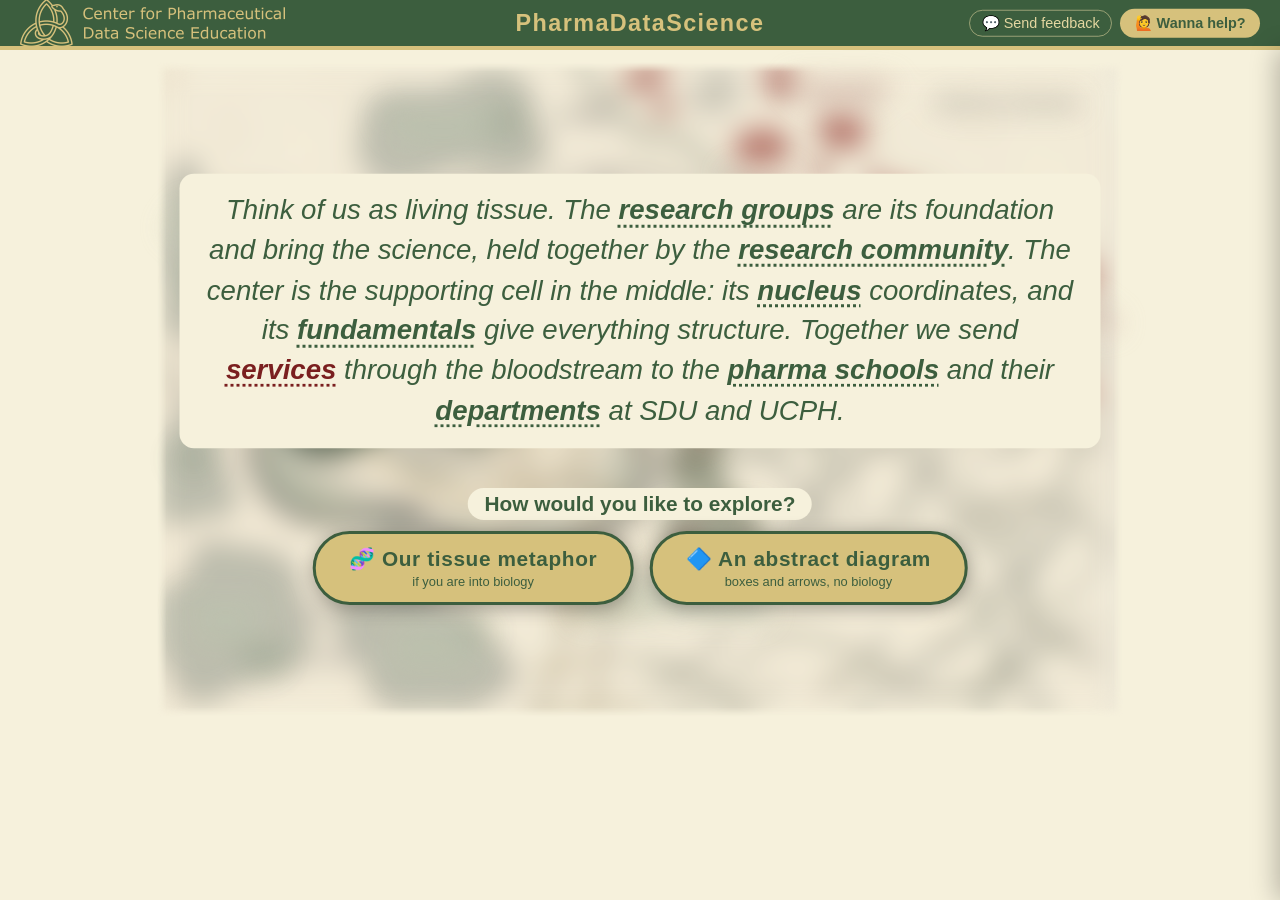
<file: index.html>
﻿<!DOCTYPE html>
<html lang="en">
<head>
<meta charset="utf-8">
<meta name="viewport" content="width=device-width, initial-scale=1">
<title>PharmaDataScience</title>
<link rel="stylesheet" href="style.css">
</head>
<body class="intro">
<main id="stage">
  <header id="title">
    <a id="logo" href="https://cpdse.dk" target="_blank" rel="noopener" aria-label="CPDSE website"><img src="logo_wide_gold.png" alt="Center for Pharmaceutical Data Science Education"></a>
    <div id="heading">
      <h1>PharmaDataScience</h1>
    </div>
    <div id="head-actions">
      <button id="restart" type="button">↺ Start over</button>
      <button id="feedback" type="button">💬 Send feedback</button>
      <button id="help-all" aria-label="All the ways to help">🙋 Wanna help?</button>
    </div>
  </header>
  <div id="caption-row">
    <p id="caption"><span class="for-tissue">Think of us as living tissue. The <button class="concept" data-ids="th01 th02 th03 th04 th05 th06">research groups</button> are its foundation and bring the science, held together by the <button class="concept" data-ids="rg">research community</button>. The center is the supporting cell in the middle: its <button class="concept" data-ids="nucleus">nucleus</button> coordinates, and its <button class="concept" data-ids="cyto">fundamentals</button> give everything structure. Together we send <button class="concept" data-ids="sv01 sv02 sv03 sv04">services</button> through the bloodstream to the <button class="concept" data-ids="rc01">pharma schools</button> and their <button class="concept" data-ids="rc02">departments</button> at SDU and UCPH.</span><span class="for-diagram">The <button class="concept" data-ids="th01 th02 th03 th04 th05 th06">research groups</button> bring the science, held together by the <button class="concept" data-ids="rg">research community</button>. In the center, CPDSE's <button class="concept" data-ids="nucleus">nucleus</button> coordinates and its <button class="concept" data-ids="cyto">fundamentals</button> give everything structure, guided by the <button class="concept" data-ids="mission">mission</button>. Together we deliver <button class="concept" data-ids="sv01 sv02 sv03 sv04">services</button> to the <button class="concept" data-ids="rc01">pharma schools</button> and to university <button class="concept" data-ids="rc02">departments</button> at SDU and UCPH.</span></p>
      </div>
      <div id="cycle-row">
        <button class="cycle" id="cap-prev" aria-label="Previous structure"><span aria-hidden="true">&#8249;</span> Previous structure</button>
        <button class="cycle" id="cap-next" aria-label="Next structure">Next structure <span aria-hidden="true">&#8250;</span></button>
        <div id="view-switch" role="group" aria-label="Choose a view">
          <button type="button" data-view="tissue" aria-pressed="true">Tissue</button>
          <button type="button" data-view="diagram" aria-pressed="false">Diagram</button>
        </div>
      </div>
      <div id="figure">
        <div id="start" role="group" aria-labelledby="start-q">
          <p id="start-q">How would you like to explore?</p>
          <div class="start-choices">
            <button type="button" data-view="tissue">🧬 Our tissue metaphor<small>if you are into biology</small></button>
            <button type="button" data-view="diagram">🔷 An abstract diagram<small>boxes and arrows, no biology</small></button>
          </div>
        </div>
        <div id="paper"><img id="cell" src="cell.png" alt="Cell metaphor overview" draggable="false"></div>
        <div id="hotspots">
          <svg id="nuclei" preserveAspectRatio="none" aria-hidden="true"></svg>
          <svg id="glow" preserveAspectRatio="none"></svg>
          <svg id="areas" preserveAspectRatio="none"></svg>
        </div>
        <svg id="diagram" viewBox="0 0 1474 1000" role="group" aria-label="Diagram of CPDSE"></svg>
      </div>
    </main>

<aside id="popup" aria-hidden="true">
  <div id="popup-head">
    <div id="popup-nav">
      <button id="prev" aria-label="Previous element">&#8249;</button>
      <button id="next" aria-label="Next element">&#8250;</button>
      <button id="close" aria-label="Close">&times;</button>
    </div>
    <h2 id="popup-title"></h2>
  </div>
  <div id="popup-body"></div>
</aside>

<dialog id="fb-dialog">
  <form id="fb-form">
    <h2>Send feedback</h2>
    <label>Your feedback<textarea name="message" required rows="5" placeholder="What worked, what was confusing, what is missing?"></textarea></label>
    <label>Your email (optional, only if you want a reply)<input type="email" name="email"></label>
    <input type="text" name="_gotcha" tabindex="-1" autocomplete="off" hidden>
    <p id="fb-status" role="status"></p>
    <div class="fb-buttons">
      <button type="button" id="fb-cancel">Close</button>
      <button type="submit" id="fb-send">Send</button>
    </div>
  </form>
</dialog>
<script src="content.js"></script>
<script src="diagram.js"></script>
<script src="script.js"></script>
</body>
</html>
</file>
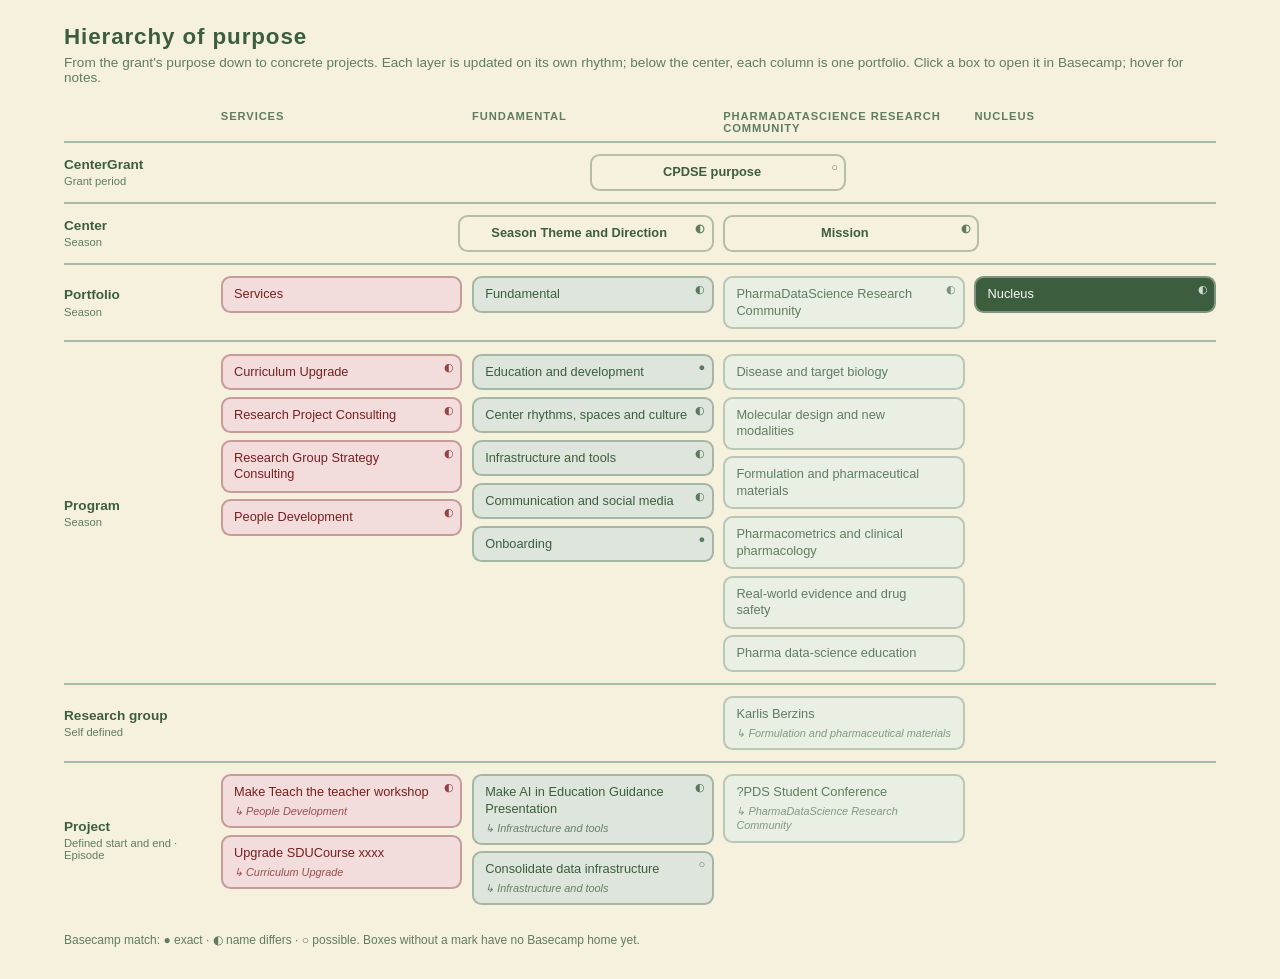
<file: hierarchy.html>
<!DOCTYPE html>
<!-- Generated from hierarchy_of_purpose_levels.xlsx by build_hierarchy.py: edit those, not this file. -->
<html lang="en">
<head>
<meta charset="utf-8">
<meta name="viewport" content="width=device-width, initial-scale=1">
<title>Hierarchy of purpose</title>
<style>
  :root { --forest: #3C5E3E; --sage: #5F7D61; --mint: #A9BBAA; --gold: #D6C17C; --ivory: #F6F1DC; --cols: 4; }
  * { box-sizing: border-box; }
  body { margin: 0; padding: 1.5rem 16px 2rem; background: var(--ivory); color: #333; font-family: Verdana, Geneva, sans-serif; }
  h1 { margin: 0 auto .3rem; max-width: 72rem; color: var(--forest); font-size: 1.4rem; letter-spacing: .04em; }
  .intro { margin: 0 auto 1.2rem; max-width: 72rem; font-size: .85rem; color: var(--sage); }
  .stack { max-width: 72rem; margin: 0 auto; }
  .band { display: grid; grid-template-columns: 9rem 1fr; gap: .8rem; align-items: stretch;
          padding: .7rem 0; border-top: 2px solid var(--mint); }
  .band:first-child { border-top: 0; }
  .level { display: flex; flex-direction: column; justify-content: center; color: var(--forest); font-size: .85rem; }
  .level small { color: var(--sage); font-size: .7rem; margin-top: .2rem; }
  .cells { display: grid; grid-template-columns: repeat(var(--cols), 1fr); gap: .6rem; }
  .span { grid-column: 1 / -1; display: flex; justify-content: center; flex-wrap: wrap; gap: .6rem; }
  .col { display: flex; flex-direction: column; gap: .4rem; }
  .box { display: block; padding: .5rem .7rem; border-radius: .6rem; background: var(--bg); color: var(--fg);
         border: 2px solid color-mix(in srgb, var(--fg) 35%, transparent); text-decoration: none; font-size: .8rem;
         line-height: 1.3; position: relative; }
  .span .box { min-width: 16rem; text-align: center; font-weight: bold; }
  a.box:hover, a.box:focus-visible { border-color: var(--gold); outline: none; box-shadow: 0 0 0 2px var(--gold); }
  .box .bc { position: absolute; top: .25rem; right: .4rem; font-size: .7rem; opacity: .8; }
  .box .name { display: block; padding-right: .8rem; }
  .box .parent { display: block; margin-top: .2rem; font-size: .68rem; opacity: .75; font-style: italic; }
  .heads { display: grid; grid-template-columns: 9rem 1fr; gap: .8rem; position: sticky; top: 0; background: var(--ivory);
           padding: .4rem 0; z-index: 1; }
  .heads .cells div { font-size: .7rem; font-weight: bold; letter-spacing: .08em; text-transform: uppercase; color: var(--sage); }
  .legend { max-width: 72rem; margin: 1rem auto 0; font-size: .75rem; color: var(--sage); }
  @media (max-width: 760px) {
    .band, .heads { grid-template-columns: 1fr; }
    .cells { grid-template-columns: 1fr; }
    .heads { display: none; }
  }
</style>
</head>
<body>
<h1>Hierarchy of purpose</h1>
<p class="intro">From the grant's purpose down to concrete projects. Each layer is updated on its own rhythm;
below the center, each column is one portfolio. Click a box to open it in Basecamp; hover for notes.</p>
<div class="stack">
<div class="heads"><div></div><div class="cells"><div>Services</div><div>Fundamental</div><div>PharmaDataScience Research Community</div><div>Nucleus</div></div></div>
<section class="band"><div class="level"><strong>CenterGrant</strong><small>Grant period</small></div><div class="cells"><div class="span"><a class="box" style="--bg:#F6F1DC;--fg:#3C5E3E" title="CenterGrant · updated per grant period
Basecamp: People, Data and Drugs HQ
No project for the purpose itself; HQ is the center-wide project for everyone." href="https://app.basecamp.com/6021648/projects/43869145" target="_blank" rel="noopener"><span class="name">CPDSE purpose</span><span class="bc" title="Basecamp: Possible">○</span></a></div></div></section><section class="band"><div class="level"><strong>Center</strong><small>Season</small></div><div class="cells"><div class="span"><a class="box" style="--bg:#F6F1DC;--fg:#3C5E3E" title="Center · updated per season
Basecamp: Season 4 - All active people aka &quot;The Connective Tissue&quot;
Season project is named per season, with the nickname &quot;The Connective Tissue&quot;." href="https://app.basecamp.com/6021648/projects/43869215" target="_blank" rel="noopener"><span class="name">Season Theme and Direction</span><span class="bc" title="Basecamp: Name differs">◐</span></a><a class="box" style="--bg:#F6F1DC;--fg:#3C5E3E" title="Center · updated per season
Basecamp: Circle:Mission
&quot;Circle:&quot; prefix. A separate &quot;Mission Circle - Confidential&quot; project also exists." href="https://app.basecamp.com/6021648/projects/43870021" target="_blank" rel="noopener"><span class="name">Mission</span><span class="bc" title="Basecamp: Name differs">◐</span></a></div></div></section><section class="band"><div class="level"><strong>Portfolio</strong><small>Season</small></div><div class="cells"><div class="col"><div class="box" style="--bg:#F2DCDC;--fg:#7A1F1F" title="Portfolio · updated per season
No Circle:Services project found, although the WoW 2.0 announcement mentions one; each service has its own WS: project."><span class="name">Services</span></div></div><div class="col"><a class="box" style="--bg:#DDE5DD;--fg:#3C5E3E" title="Portfolio · updated per season
Basecamp: Circle:Fundamental
&quot;Circle:&quot; prefix." href="https://app.basecamp.com/6021648/projects/48628160" target="_blank" rel="noopener"><span class="name">Fundamental</span><span class="bc" title="Basecamp: Name differs">◐</span></a></div><div class="col"><a class="box" style="--bg:#E9EFE3;--fg:#5F7D61" title="Portfolio · updated per season
Basecamp: Circle: Pharmaceutical Data Science Research Community
&quot;Pharmaceutical Data Science&quot; vs &quot;PharmaDataScience&quot;; also a space after &quot;Circle:&quot;, unlike the other circles." href="https://app.basecamp.com/6021648/projects/43870063" target="_blank" rel="noopener"><span class="name">PharmaDataScience Research Community</span><span class="bc" title="Basecamp: Name differs">◐</span></a></div><div class="col"><a class="box" style="--bg:#3C5E3E;--fg:#F9F9F9" title="Portfolio · updated per season
Basecamp: Circle:Nucleus
&quot;Circle:&quot; prefix." href="https://app.basecamp.com/6021648/projects/48628158" target="_blank" rel="noopener"><span class="name">Nucleus</span><span class="bc" title="Basecamp: Name differs">◐</span></a></div></div></section><section class="band"><div class="level"><strong>Program</strong><small>Season</small></div><div class="cells"><div class="col"><a class="box" style="--bg:#F2DCDC;--fg:#7A1F1F" title="Program · updated per season
Part of: Services
Basecamp: WS:Curriculum upgrade
&quot;WS:&quot; (workstream) prefix while the site says &quot;service&quot;; lower-case &quot;upgrade&quot;." href="https://app.basecamp.com/6021648/projects/43870052" target="_blank" rel="noopener"><span class="name">Curriculum Upgrade</span><span class="bc" title="Basecamp: Name differs">◐</span></a><a class="box" style="--bg:#F2DCDC;--fg:#7A1F1F" title="Program · updated per season
Part of: Services
Basecamp: WS:Research Project Consulting
&quot;WS:&quot; prefix. Project exists but is not in Morten&#x27;s project list (membership?)." href="https://app.basecamp.com/6021648/projects/48628171" target="_blank" rel="noopener"><span class="name">Research Project Consulting</span><span class="bc" title="Basecamp: Name differs">◐</span></a><a class="box" style="--bg:#F2DCDC;--fg:#7A1F1F" title="Program · updated per season
Part of: Services
Basecamp: WS:Research Group Strategy Consulting
&quot;WS:&quot; prefix." href="https://app.basecamp.com/6021648/projects/48628172" target="_blank" rel="noopener"><span class="name">Research Group Strategy Consulting</span><span class="bc" title="Basecamp: Name differs">◐</span></a><a class="box" style="--bg:#F2DCDC;--fg:#7A1F1F" title="Program · updated per season
Part of: Services
Basecamp: WS:People development
&quot;WS:&quot; prefix; lower-case &quot;development&quot;. The workbook called it &quot;Staff development&quot; before." href="https://app.basecamp.com/6021648/projects/48628170" target="_blank" rel="noopener"><span class="name">People Development</span><span class="bc" title="Basecamp: Name differs">◐</span></a></div><div class="col"><a class="box" style="--bg:#DDE5DD;--fg:#3C5E3E" title="Program · updated per season
Part of: Fundamental
Basecamp: Education and development (to-do list)
A to-do list in Circle:Fundamental, not a project." href="https://app.basecamp.com/6021648/buckets/48628160/todolists/10249028248" target="_blank" rel="noopener"><span class="name">Education and development</span><span class="bc" title="Basecamp: Exact">●</span></a><a class="box" style="--bg:#DDE5DD;--fg:#3C5E3E" title="Program · updated per season
Part of: Fundamental
Basecamp: Community &amp; Engagement (to-do list)
Basecamp list is &quot;Community &amp; Engagement&quot;; the site renamed the area. To-do list in Circle:Fundamental." href="https://app.basecamp.com/6021648/buckets/48628160/todolists/10249026942" target="_blank" rel="noopener"><span class="name">Center rhythms, spaces and culture</span><span class="bc" title="Basecamp: Name differs">◐</span></a><a class="box" style="--bg:#DDE5DD;--fg:#3C5E3E" title="Program · updated per season
Part of: Fundamental
Basecamp: Infrastructure &amp; Tools (to-do list)
&quot;&amp;&quot; vs &quot;and&quot;, capital T. To-do list in Circle:Fundamental." href="https://app.basecamp.com/6021648/buckets/48628160/todolists/10249025835" target="_blank" rel="noopener"><span class="name">Infrastructure and tools</span><span class="bc" title="Basecamp: Name differs">◐</span></a><a class="box" style="--bg:#DDE5DD;--fg:#3C5E3E" title="Program · updated per season
Part of: Fundamental
Basecamp: Comms &amp; SoMe (to-do list)
Basecamp list is &quot;Comms &amp; SoMe&quot;. To-do list in Circle:Fundamental." href="https://app.basecamp.com/6021648/buckets/48628160/todolists/10249025188" target="_blank" rel="noopener"><span class="name">Communication and social media</span><span class="bc" title="Basecamp: Name differs">◐</span></a><a class="box" style="--bg:#DDE5DD;--fg:#3C5E3E" title="Program · updated per season
Part of: Fundamental
Basecamp: Onboarding (to-do list)
A to-do list in Circle:Fundamental, not a project." href="https://app.basecamp.com/6021648/buckets/48628160/todolists/10249024555" target="_blank" rel="noopener"><span class="name">Onboarding</span><span class="bc" title="Basecamp: Exact">●</span></a></div><div class="col"><div class="box" style="--bg:#E9EFE3;--fg:#5F7D61" title="Program · updated per season
Part of: PharmaDataScience Research Community
No Basecamp home for the research themes; the groups meet in the Research Community project."><span class="name">Disease and target biology</span></div><div class="box" style="--bg:#E9EFE3;--fg:#5F7D61" title="Program · updated per season
Part of: PharmaDataScience Research Community
No Basecamp home for the research themes; the groups meet in the Research Community project."><span class="name">Molecular design and new modalities</span></div><div class="box" style="--bg:#E9EFE3;--fg:#5F7D61" title="Program · updated per season
Part of: PharmaDataScience Research Community
No Basecamp home for the research themes; the groups meet in the Research Community project."><span class="name">Formulation and pharmaceutical materials</span></div><div class="box" style="--bg:#E9EFE3;--fg:#5F7D61" title="Program · updated per season
Part of: PharmaDataScience Research Community
No Basecamp home for the research themes; the groups meet in the Research Community project."><span class="name">Pharmacometrics and clinical pharmacology</span></div><div class="box" style="--bg:#E9EFE3;--fg:#5F7D61" title="Program · updated per season
Part of: PharmaDataScience Research Community
No Basecamp home for the research themes; the groups meet in the Research Community project."><span class="name">Real-world evidence and drug safety</span></div><div class="box" style="--bg:#E9EFE3;--fg:#5F7D61" title="Program · updated per season
Part of: PharmaDataScience Research Community
No Basecamp home for the research themes; the groups meet in the Research Community project."><span class="name">Pharma data-science education</span></div></div><div class="col"></div></div></section><section class="band"><div class="level"><strong>Research group</strong><small>Self defined</small></div><div class="cells"><div class="col"></div><div class="col"></div><div class="col"><div class="box" style="--bg:#E9EFE3;--fg:#5F7D61" title="Research group · updated per self defined
Part of: Formulation and pharmaceutical materials
No Basecamp project for the group (placeholder &quot;GroupKarlis?&quot;)."><span class="name">Karlis Berzins</span><span class="parent">↳ Formulation and pharmaceutical materials</span></div></div><div class="col"></div></div></section><section class="band"><div class="level"><strong>Project</strong><small>Defined start and end · Episode</small></div><div class="cells"><div class="col"><a class="box" style="--bg:#F2DCDC;--fg:#7A1F1F" title="Project · updated per episode
Part of: People Development
Basecamp: Teach the Teachers DS Workshop Materials (card)
Card in Circle:Fundamental (&quot;Planned (Next Episode)&quot;), while the workbook&#x27;s parent is People Development. WS:People development also has a &quot;Teach the teachers&quot; to-do list." href="https://app.basecamp.com/6021648/buckets/48628160/card_tables/cards/10465247797" target="_blank" rel="noopener"><span class="name">Make Teach the teacher workshop</span><span class="bc" title="Basecamp: Name differs">◐</span><span class="parent">↳ People Development</span></a><div class="box" style="--bg:#F2DCDC;--fg:#7A1F1F" title="Project · updated per defined start and end
Part of: Curriculum Upgrade
Placeholder course; SDU course upgrades are tracked as to-dos in WS:Curriculum upgrade."><span class="name">Upgrade SDUCourse xxxx</span><span class="parent">↳ Curriculum Upgrade</span></div></div><div class="col"><a class="box" style="--bg:#DDE5DD;--fg:#3C5E3E" title="Project · updated per episode
Part of: Infrastructure and tools
Basecamp: AI in Education Guide (card)
&quot;Guide&quot; vs &quot;Guidance Presentation&quot;. Card in Circle:Fundamental (&quot;Planned (Next Episode)&quot;)." href="https://app.basecamp.com/6021648/buckets/48628160/card_tables/cards/10465263006" target="_blank" rel="noopener"><span class="name">Make AI in Education Guidance Presentation</span><span class="bc" title="Basecamp: Name differs">◐</span><span class="parent">↳ Infrastructure and tools</span></a><a class="box" style="--bg:#DDE5DD;--fg:#3C5E3E" title="Project · updated per episode
Part of: Infrastructure and tools
Basecamp: Internal Information Architecture (card)
Unsure: the only planned Fundamental card about infrastructure. Check that it is the same project." href="https://app.basecamp.com/6021648/buckets/48628160/card_tables/cards/10465270895" target="_blank" rel="noopener"><span class="name">Consolidate data infrastructure</span><span class="bc" title="Basecamp: Possible">○</span><span class="parent">↳ Infrastructure and tools</span></a></div><div class="col"><div class="box" style="--bg:#E9EFE3;--fg:#5F7D61" title="Project · updated per defined start and end
Part of: PharmaDataScience Research Community
Not found in Basecamp."><span class="name">?PDS Student Conference</span><span class="parent">↳ PharmaDataScience Research Community</span></div></div><div class="col"></div></div></section>
</div>
<p class="legend">Basecamp match: ● exact · ◐ name differs · ○ possible. Boxes without a mark have no Basecamp home yet.</p>
</body>
</html>
</file>
<file: style.css>
﻿* { box-sizing: border-box; }
:root {
  --forest: #3C5E3E; --sage: #5F7D61; --mint: #A9BBAA;
  --gold: #D6C17C; --sand: #E4D7A1; --ivory: #F6F1DC;
  --charcoal: #333333; --soft-white: #F9F9F9;
}
html, body { margin: 0; height: 100%; font-family: Verdana, Geneva, sans-serif; color: var(--charcoal); }
body { background: var(--ivory); }

#stage {
  display: flex; flex-direction: column; align-items: center;
  width: 100%; height: 100%; padding: 0 1.5rem 1rem;
}
#title {
  position: relative; z-index: 5;
  width: calc(100% + 3rem); margin: 0 -1.5rem .75rem; padding: .6rem 1rem;
  text-align: center; background: var(--forest); color: var(--gold);
  border-bottom: 4px solid var(--gold);
}
#logo { position: absolute; left: 1.25rem; top: 50%; transform: translateY(-50%); display: block; line-height: 0; }
#logo img { height: clamp(1.8rem, 5.5vh, 3rem); width: auto; display: block; transition: opacity .15s; }
#logo:hover img, #logo:focus-visible img { opacity: .8; }
/* Opens the overview of all help needed */
#head-actions {
  position: absolute; right: 1.25rem; top: 50%; transform: translateY(-50%);
  display: flex; gap: .5rem; align-items: center;
}
#help-all, #feedback {
  font: inherit; font-size: clamp(.7rem, 1.6vh, .9rem); font-weight: bold; text-decoration: none; white-space: nowrap;
  color: var(--forest); background: var(--gold); border: 0; border-radius: 999px;
  padding: .4em 1em; cursor: pointer; transition: background .15s;
}
#help-all:hover, #help-all:focus-visible { background: var(--sand); }
/* Tissue picture / abstract diagram switch, next to the structure buttons */
#view-switch { display: flex; height: 2rem; border: 2px solid var(--forest); border-radius: 999px; overflow: hidden; }
#view-switch button {
  font: inherit; font-size: clamp(.75rem, 1.7vh, .9rem); font-weight: bold; color: var(--forest);
  background: var(--soft-white); border: 0; padding: 0 .9em; cursor: pointer; white-space: nowrap;
}
#view-switch button[aria-pressed="true"] { background: var(--forest); color: var(--soft-white); }
#view-switch button:hover:not([aria-pressed="true"]), #view-switch button:focus-visible { background: var(--sand); }

/* Abstract diagram view: replaces the picture, and gets its own caption */
#diagram { position: absolute; inset: 0; width: 100%; height: 100%; display: none; font-family: Verdana, Geneva, sans-serif; }
body.view-diagram #diagram { display: block; }
body.view-diagram #paper, body.view-diagram #hotspots { display: none; }
#caption .for-diagram, body.view-diagram #caption .for-tissue { display: none; }
body.view-diagram #caption .for-diagram { display: inline; }
#diagram text { text-anchor: middle; dominant-baseline: middle; pointer-events: none; }
#diagram .d-col { font-size: 20px; letter-spacing: .15em; fill: var(--sage); font-weight: bold; }
#diagram .d-title { font-size: 34px; font-weight: bold; letter-spacing: .1em; fill: var(--forest); }
#diagram .d-label { font-size: 23px; fill: var(--forest); }
#diagram .d-label.small { font-size: 20px; font-style: italic; }
#diagram .strong { font-weight: bold; font-size: 26px; }
#diagram .d-note { font-size: 17px; font-style: italic; fill: var(--sage); }
#diagram .light { fill: var(--soft-white); }
#diagram .flow { fill: none; stroke: var(--sage); stroke-width: 3; }
#diagram .flow-head { fill: var(--sage); }
.dn { cursor: pointer; outline: none; }
.dn .shape { stroke-width: 3; transition: fill .15s, stroke .15s, stroke-width .15s; }
.dn.community .shape { fill: rgba(169, 187, 170, .18); stroke: var(--sage); stroke-dasharray: 10 8; }
.dn.theme .shape { fill: #DDE5DD; stroke: var(--sage); }
.dn.fundamental .shape { fill: rgba(169, 187, 170, .45); stroke: var(--sage); }
.dn.nucleus .shape { fill: var(--forest); stroke: var(--forest); }
.dn.mission .shape { fill: var(--sand); stroke: var(--forest); }
.dn.recipient .shape { fill: var(--sand); stroke: var(--gold); }
.dn.recipient.hover .shape { fill: rgba(214, 193, 124, .55); }
.dn.service .shape { fill: #F2DCDC; stroke: #7A1F1F; }
.dn.service text { fill: #7A1F1F; }
/* Same highlight language as the picture: gold on hover, a thick gold ring when selected */
.dn.hover .shape { stroke: var(--gold); stroke-width: 6; stroke-dasharray: none; }
.dn.theme.hover .shape, .dn.community.hover .shape { fill: rgba(214, 193, 124, .3); }
.dn.selected .shape { stroke: var(--gold); stroke-width: 10; stroke-dasharray: none; }
.dn:focus-visible .shape { stroke: var(--forest); stroke-dasharray: 6 4; }
#restart { background: none; color: var(--sand); border: 1px solid rgba(228, 215, 161, .55); font: inherit; font-size: clamp(.7rem, 1.6vh, .9rem); border-radius: 999px; padding: .3em .8em; cursor: pointer; white-space: nowrap; }
#restart:hover, #restart:focus-visible { background: rgba(228, 215, 161, .18); color: var(--ivory); }
body.intro #restart { display: none; }
#feedback { background: none; color: var(--sand); border: 1px solid rgba(228, 215, 161, .55); font-weight: normal; padding: .3em .8em; }
#feedback:hover, #feedback:focus-visible { background: rgba(228, 215, 161, .18); color: var(--ivory); }
#fb-dialog { border: 3px solid var(--forest); border-radius: .8rem; background: var(--ivory); color: var(--charcoal); padding: 1.2rem 1.4rem; width: min(30rem, 92vw); }
#fb-dialog::backdrop { background: rgba(0, 0, 0, .35); }
#fb-form h2 { margin: 0 0 .8rem; color: var(--forest); font-size: 1.2rem; }
#fb-form label { display: block; margin-bottom: .8rem; font-size: .85rem; font-weight: bold; color: var(--forest); }
#fb-form textarea, #fb-form input[type=email] {
  display: block; width: 100%; margin-top: .3rem; padding: .5rem; font: inherit; font-weight: normal; color: var(--charcoal);
  background: var(--soft-white); border: 2px solid var(--mint); border-radius: .4rem;
}
#fb-form textarea:focus, #fb-form input:focus { outline: none; border-color: var(--forest); }
#fb-status { min-height: 1.2em; margin: 0 0 .6rem; font-size: .85rem; color: var(--forest); }
.fb-buttons { display: flex; justify-content: flex-end; gap: .5rem; }
.fb-buttons button {
  font: inherit; font-size: .85rem; font-weight: bold; color: var(--forest); background: var(--gold);
  border: 2px solid var(--forest); border-radius: 999px; padding: .4em 1.2em; cursor: pointer;
}
.fb-buttons button:hover { background: var(--sand); }
.fb-buttons button:disabled { opacity: .5; cursor: not-allowed; }
#title h1 { margin: 0; font-size: clamp(1rem, 2.6vh, 1.5rem); font-weight: 700; letter-spacing: .06em; }
#title p { margin: .15rem 0 0; font-size: clamp(.65rem, 1.4vh, .8rem); color: var(--sand); }

/* Frame matches the cropped slide picture (10111081 x 6858000 EMU) */
#figure {
  position: relative;
  flex: none;
  margin-top: 1.5rem;
  aspect-ratio: 10111081 / 6858000;
  width: min(100%, calc((100vh - 15.3rem) * 10111081 / 6858000));
}
/* Intro state: picture is blurred until the visitor picks a view */
#figure #paper, #figure #hotspots, #figure #diagram { transition: filter .6s ease, opacity .6s ease; }
body.intro #figure #paper, body.intro #figure #hotspots, body.intro #figure #diagram { filter: blur(14px); opacity: .7; pointer-events: none; }
/* The splash question: choose the tissue picture or the abstract diagram */
#start {
  display: none; position: absolute; left: 50%; top: var(--start-y, 50%); transform: translateX(-50%); z-index: 3;
  text-align: center; width: max-content; max-width: 92%;
}
body.intro #start { display: block; }
#start-q {
  margin: 0 0 .7rem; font-size: clamp(1rem, 2.4vh, 1.3rem); font-weight: bold; color: var(--forest);
  display: inline-block; padding: .2em .8em; border-radius: 999px; background: var(--ivory);
}
.start-choices { display: flex; flex-wrap: wrap; justify-content: center; gap: 1rem; }
.start-choices button {
  font: inherit; font-size: clamp(1rem, 2.4vh, 1.3rem); font-weight: bold; letter-spacing: .03em;
  color: var(--forest); background: var(--gold); border: 3px solid var(--forest); border-radius: 999px;
  padding: .6em 1.6em; cursor: pointer; box-shadow: 0 4px 18px rgba(0, 0, 0, .3);
  transition: background .15s, transform .15s;
}
.start-choices small { display: block; margin-top: .25em; font-size: .62em; font-weight: normal; letter-spacing: 0; }
.start-choices button:hover, .start-choices button:focus-visible { background: var(--sand); transform: scale(1.05); }
/* Explanation of the metaphor above the picture, flanked by arrows that cycle through the areas */
#caption-row {
  display: flex; align-items: center; justify-content: center; gap: .6rem;
  width: min(100%, calc((100vh - 15.3rem) * 10111081 / 6858000));
  max-width: 60rem;
  margin: 0 0 .5rem;
}
#caption {
  flex: 1; max-width: 60rem;
  margin: 0;
  text-align: center;
  font-style: italic;
  font-size: clamp(.85rem, 2.1vh, 1.15rem);
  line-height: 1.45;
  color: var(--forest);
}
#cycle-row { display: flex; justify-content: center; gap: 1rem; margin: 0 0 .5rem; transition: opacity .4s ease .9s, visibility 0s linear .9s; }
/* Intro: caption is enlarged and centred with the start button over the blurred picture; Start moves it up and shrinks it.
   --intro-y and --start-y are set in script.js so the caption + button group is centred on the picture. */
#caption-row { position: relative; z-index: 4; transform-origin: top center; transition: transform .8s ease; }
#figure { transition: transform .8s ease; }
body.intro #figure { transform: translateY(calc(-1 * var(--fig-up, 0px))); }
#caption { transition: max-width .8s ease, padding .8s ease, background-color .8s ease; border-radius: .6rem; }
body.intro #caption-row { transform: translateY(var(--intro-y, 3rem)) scale(1.5); }
body.intro #caption { max-width: 64%; padding: .7rem 1rem; background: var(--ivory); }
body.intro #cycle-row { opacity: 0; pointer-events: none; visibility: hidden; transition: none; }
.cycle {
  flex: none; height: 2rem; border-radius: 999px; border: 2px solid var(--forest);
  background: var(--gold); color: var(--forest); font: inherit; font-size: clamp(.75rem, 1.7vh, .9rem); font-weight: bold;
  line-height: 1; padding: 0 1em; cursor: pointer; white-space: nowrap; transition: background .15s;
}
.cycle span { font-size: 1.3em; vertical-align: -.08em; }
.cycle:hover, .cycle:focus-visible { background: var(--sand); }
.cycle:disabled { opacity: .45; cursor: not-allowed; background: var(--gold); }
/* Keep the page content clear of the open popup on wide screens */
@media (min-width: 900px) {
  #stage { transition: padding .25s ease; }
  body.pop-right #stage { padding-right: calc(380px + 1.5rem); }
  body.pop-left #stage { padding-left: calc(380px + 1.5rem); }
}
/* Caption words linked to areas of the picture; highlighted together with them */
#caption .concept {
  font: inherit; color: var(--forest); font-weight: bold;
  background: none; border: 0; padding: 0 .15em; margin: 0 -.15em; border-radius: 3px;
  text-decoration: underline dotted; text-underline-offset: .2em;
  cursor: pointer; transition: background .15s, box-shadow .15s;
}
#caption .concept[data-ids^="sv"] { color: #7A1F1F; }
#caption .concept.hover, #caption .concept:focus-visible {
  outline: none; background: rgba(214, 193, 124, .45); box-shadow: 0 0 0 2px var(--gold);
}
#caption .concept.selected { background: rgba(60, 94, 62, .18); box-shadow: 0 0 0 2px var(--forest); }
/* Feathers the picture's edges into the page background */
#paper {
  position: absolute;
  inset: 0;
  overflow: hidden;
  -webkit-mask-image: linear-gradient(to right, transparent, #000 1%, #000 99%, transparent),
                      linear-gradient(to bottom, transparent, #000 1.5%, #000 98.5%, transparent);
  -webkit-mask-composite: source-in;
  mask-image: linear-gradient(to right, transparent, #000 1%, #000 99%, transparent),
              linear-gradient(to bottom, transparent, #000 1.5%, #000 98.5%, transparent);
  mask-composite: intersect;
}
/* Reproduces the crop used in the pptx (l=2.346%, t=2.823%, b=4.925%) */
#cell {
  position: absolute;
  width: 102.402%;
  height: 108.396%;
  left: -2.402%;
  top: -3.06%;
  user-select: none;
}
/* Non-clickable text: italic, regular weight, muted, no pointer */
.label.static {
  font-weight: 400;
  font-style: italic;
  color: var(--charcoal);
  -webkit-text-stroke: 0;
  text-shadow: 0 0 3px var(--ivory), 0 0 3px var(--ivory), 0 0 6px var(--ivory);
  cursor: default;
}
#hotspots { position: absolute; inset: 0; container-type: inline-size; }
/* Faint nuclei in the research-group cells (background, not clickable) */
#nuclei { position: absolute; inset: 0; width: 100%; height: 100%; pointer-events: none; }
#nuclei .nuc { fill: rgba(95, 125, 97, .18); stroke: rgba(60, 94, 62, .55); stroke-width: 2px; vector-effect: non-scaling-stroke; }
#nuclei .nucleolus { fill: rgba(60, 94, 62, .35); }
#nuclei .nuc.light { fill: rgba(246, 241, 220, .2); stroke: rgba(246, 241, 220, .75); }
#nuclei .nucleolus.light { fill: rgba(246, 241, 220, .5); }
/* Clickable labels (service names, ECM); underlined while they or their area are hovered */
.label.link { pointer-events: auto; cursor: pointer; z-index: 1; }
.label.link:hover, .label.link.hover { text-decoration: underline; }
/* Service names beside the red blood cells, in the cells' dark red */
.label.svc { color: #7A1F1F; }
.label.rgl { color: var(--forest); }
.label {
  position: absolute;
  transform: translate(-50%, -50%);
  text-align: center;
  white-space: nowrap;
  line-height: 1.2;
  font-weight: 700;
  -webkit-text-stroke: 0.28em var(--ivory);
  paint-order: stroke fill;
  text-shadow:
    0 0 .15em #fff, 0 0 .3em var(--ivory), 0 0 .5em var(--ivory), 0 0 .8em var(--ivory),
    0 .08em .2em rgba(30, 50, 32, .55);
  pointer-events: none;
}

/* Invisible but clickable; shapes follow the pptx outlines */
#areas { position: absolute; inset: 0; width: 100%; height: 100%; overflow: visible; pointer-events: none; }
.hs {
  fill: transparent;
  stroke: transparent;
  stroke-width: 3px;
  vector-effect: non-scaling-stroke;
  stroke-linejoin: round;
  pointer-events: all;
  cursor: pointer;
  outline: none;
  transition: fill .15s, stroke .15s;
}
.hs:focus-visible { stroke: var(--forest); stroke-dasharray: 6 4; }
/* Highlights use plain strokes only: blur filters (drop-shadow) crashed Chrome on some machines */
.hs.hover { fill: rgba(214, 193, 124, .35); stroke: var(--gold); }
.hs.selected { fill: rgba(214, 193, 124, .2); stroke: var(--gold); stroke-width: 3px; stroke-dasharray: none; }
/* Halo for selected shapes: a wide soft band on its own layer, under the shape's outline */
#glow { position: absolute; inset: 0; width: 100%; height: 100%; overflow: visible; pointer-events: none; }
.gl {
  fill: none; stroke: rgba(214, 193, 124, .55); stroke-width: 14px; stroke-linejoin: round;
  vector-effect: non-scaling-stroke; display: none;
}
.gl.on { display: block; }

#popup {
  position: fixed;
  top: var(--head-h, 3rem);
  z-index: 10;
  right: 0;
  height: calc(100% - var(--head-h, 3rem));
  width: min(380px, 100%);
  padding: 0 1.5rem 2rem;
  background: var(--soft-white);
  border-left: 6px solid var(--forest);
  box-shadow: -4px 0 24px rgba(0, 0, 0, .25);
  overflow-y: auto;
  transform: translateX(100%);
  transition: transform .25s ease;
}
#popup.open { transform: translateX(0); }
/* Mirrored panel for elements on the right half of the figure */
#popup.left {
  right: auto; left: 0;
  border-left: 0; border-right: 6px solid var(--forest);
  box-shadow: 4px 0 24px rgba(0, 0, 0, .25);
  transform: translateX(-100%);
}
#popup.left.open { transform: translateX(0); }
/* Title and nav buttons stay on top while the popup content scrolls */
#popup-head {
  position: sticky; top: 0; z-index: 2;
  margin: 0 -1.5rem 1rem; padding: 2rem 1.5rem 0;
  background: var(--soft-white);
  box-shadow: 0 6px 8px -6px rgba(0, 0, 0, .15);
}
#popup h2 { margin: 0; color: var(--forest); padding-bottom: .5rem; border-bottom: 3px solid var(--gold); }
#popup .lead { font-weight: bold; color: var(--charcoal); line-height: 1.5; }
#popup h3 { color: var(--sage); font-size: 1rem; margin: 1.5rem 0 .25rem; }
#popup .items { list-style: none; margin: 0; padding: 0; }
#popup .items li { padding: .7rem 0; border-bottom: 1px solid var(--mint); font-size: .9rem; line-height: 1.45; }
#popup .items strong { display: block; color: var(--forest); }
#popup .items .meta { display: block; font-size: .8rem; color: var(--sage); font-style: italic; }
#popup a { color: var(--forest); }
#popup .resp { margin: .4rem 0; padding-left: 1.1rem; font-size: .85rem; line-height: 1.45; }
#popup .resp li, #popup .items .resp li { margin: .3rem 0; padding: 0; border: 0; font-size: .85rem; }
#popup p.meta { font-size: .8rem; color: var(--sage); font-style: italic; margin: .6rem 0 .3rem; }
#popup p.bc { font-size: .8rem; margin: .3rem 0; }
#popup p.bc a {
  display: inline-block; padding: .45em .9em; border-radius: 999px; font-weight: bold;
  background: var(--forest); color: var(--soft-white); text-decoration: none;
  box-shadow: 0 2px 0 var(--gold); transition: background .15s, transform .1s;
}
#popup p.bc a:hover, #popup p.bc a:focus-visible { background: var(--sage); transform: translateY(-1px); }

/* "Wanna help?" invitation at the end of a popup or expanded entry */
#popup .help {
  margin: 1.2rem 0 .6rem; padding: .8rem 1rem;
  background: rgba(214, 193, 124, .22); border-left: 4px solid var(--gold); border-radius: 6px;
  font-size: .85rem; line-height: 1.45;
}
#popup .help h3 { margin: 0 0 .3rem; color: var(--forest); font-size: 1rem; }
#popup .help h3::before { content: '🙋 '; }
#popup .help p { margin: .3rem 0; }
#popup .help ul { margin: .4rem 0; padding-left: 1.1rem; }
#popup .help li, #popup .items .help li { margin: .25rem 0; padding: 0; border: 0; font-size: .85rem; }
/* Little link to a person's Basecamp profile, after their name */
#popup .bcp {
  display: inline-flex; align-items: center; justify-content: center;
  width: 1.15em; height: 1.15em; margin: 0 .1em 0 .2em; vertical-align: -.15em;
  border-radius: 50%; background: var(--gold); color: var(--forest); box-shadow: 0 0 0 1.5px var(--forest);
}
#popup .bcp svg { width: .7em; height: .7em; fill: currentColor; }

/* Category labels on each help ask */
#popup .tags { display: flex; flex-wrap: wrap; gap: .25rem; margin-top: .2rem; }
#popup .tag {
  font-size: .68rem; line-height: 1.5; padding: 0 .45em; border-radius: 999px;
  background: var(--mint); color: var(--forest);
}
#popup .tag.interest { background: var(--sand); }
#popup .tag.time { background: transparent; box-shadow: inset 0 0 0 1px var(--sage); }

/* Filter chips at the top of the help overview */
#popup .filters { margin: 1rem 0 .5rem; padding: .7rem .8rem; background: var(--ivory); border-radius: 6px; }
#popup .frow { display: flex; flex-wrap: wrap; align-items: center; gap: .3rem; margin: .25rem 0; }
#popup .frow > span { width: 100%; font-size: .75rem; font-weight: bold; color: var(--sage); }
#popup .chip {
  font: inherit; font-size: .75rem; padding: .2em .7em; border-radius: 999px; cursor: pointer;
  color: var(--forest); background: var(--soft-white); border: 1px solid var(--mint);
}
#popup .chip:hover { border-color: var(--forest); }
#popup .chip[aria-pressed="true"] { background: var(--forest); color: var(--soft-white); border-color: var(--forest); }
#popup .fcount { margin: .4rem 0 0; font-size: .75rem; color: var(--sage); font-style: italic; }
#popup .fcount:empty { display: none; }

/* Help overview: one entry per area, its name jumps to the area's popup */
#popup .overview > li { padding: .8rem 0; font-size: .85rem; }
#popup .overview ul { margin: .3rem 0; padding-left: 1.1rem; }
#popup .overview ul li { margin: .25rem 0; padding: 0; border: 0; font-size: .85rem; }
#popup .overview p { margin: .25rem 0; }
#popup .goto {
  font: inherit; font-weight: bold; font-size: .95rem; color: var(--forest);
  background: none; border: 0; padding: 0; cursor: pointer; text-align: left;
  text-decoration: underline dotted; text-underline-offset: .2em;
}
#popup .goto::after { content: ' →'; }
#popup .goto:hover, #popup .goto:focus-visible { text-decoration-style: solid; }
/* Call to action in help boxes: email the contact person; Basecamp is a small secondary link */
#popup .contact { display: flex; flex-wrap: wrap; gap: .25rem; margin: .6rem 0 .2rem; }
#popup .contact a.mail {
  display: inline-block; padding: .1em .6em; border-radius: 999px; font-weight: bold;
  font-size: .68rem; line-height: 1.5; background: var(--forest); color: var(--soft-white);
  text-decoration: none; transition: background .15s;
}
#popup .contact a.mail:hover, #popup .contact a.mail:focus-visible { background: var(--sage); }
#popup .help p.bc, #popup .overview p.bc { margin: .5rem 0 0; font-size: .75rem; color: var(--sage); }
#popup .help p.bc a, #popup .overview p.bc a {
  display: inline; padding: 0; border-radius: 0; background: none; box-shadow: none;
  color: var(--sage); font-weight: normal; text-decoration: underline;
}
#popup .help p.bc a:hover, #popup .overview p.bc a:hover { background: none; color: var(--forest); transform: none; }

/* Expandable services/areas: click the summary to show responsibilities */
#popup .expand li { padding: 0; }
#popup details summary { cursor: pointer; list-style: none; }
#popup details summary::-webkit-details-marker { display: none; }
#popup .expand summary { position: relative; padding: .7rem 1.6rem .7rem 0; }
#popup .expand summary::after {
  content: '+'; position: absolute; right: .2rem; top: .6rem;
  color: var(--forest); font-size: 1.2rem; font-weight: bold;
}
#popup .expand details[open] summary::after { content: '−'; }
#popup .expand summary:hover strong, #popup details summary:focus-visible strong { text-decoration: underline; }
#popup .expand .more { padding: 0 0 .8rem; border-top: 1px dashed var(--mint); }
#popup details.circle { margin-top: 1.5rem; }
#popup details.circle summary { color: var(--sage); font-weight: bold; font-size: .9rem; }
#popup details.circle summary::before { content: '▸ '; }
#popup details.circle[open] summary::before { content: '▾ '; }
#popup-nav { position: absolute; top: .5rem; right: .75rem; display: flex; gap: .25rem; }
#popup-nav button {
  color: var(--forest); font-size: 2rem; line-height: 1; background: none; border: 0;
  cursor: pointer; padding: 0 .35rem; border-radius: 4px;
}
#popup-nav button:hover, #popup-nav button:focus-visible { background: var(--sand); }
#popup h2 { padding-right: 7rem; }
</file>
